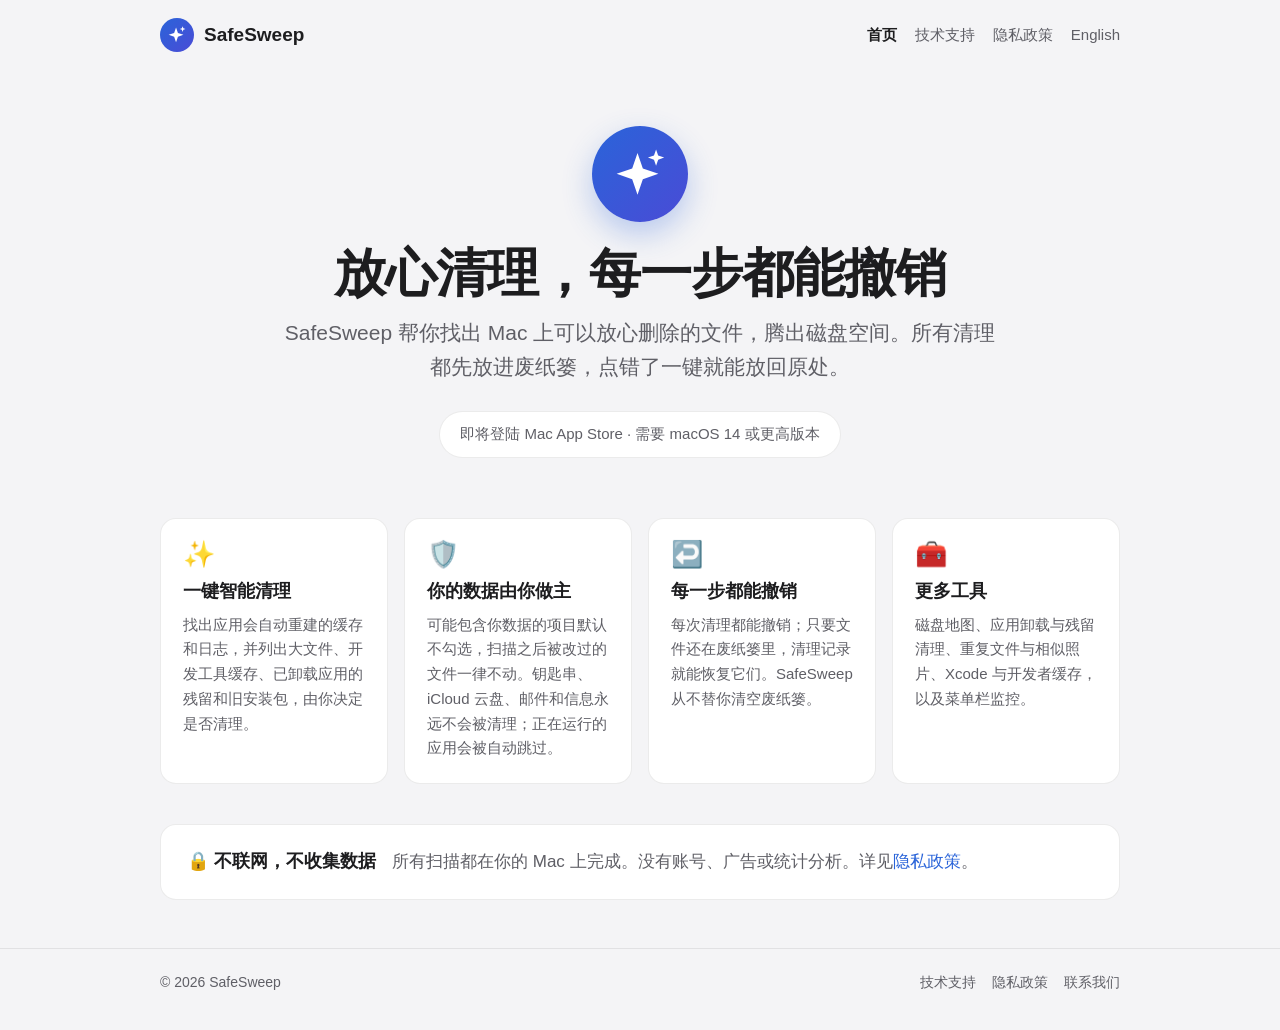
<file: index.html>
<!doctype html>
<html lang="zh-Hans">
<head>
  <meta charset="utf-8">
  <meta name="viewport" content="width=device-width, initial-scale=1">
  <title>SafeSweep — 放心清理，每一步都能撤销</title>
  <meta name="description" content="SafeSweep 是一款 Mac 清理工具：逐项说明为什么可以删除，所有清理都先进废纸篓，每一次都能撤销。不联网，不收集任何数据。">
  <link rel="stylesheet" href="assets/style.css">
  <link rel="alternate" hreflang="en" href="en/">
</head>
<body>
  <header class="site-header">
    <div class="wrap">
      <a class="brand" href="./"><span class="logo"><svg viewBox="0 0 24 24" fill="#fff" aria-hidden="true"><path d="M11 3l2.3 6.7L20 12l-6.7 2.3L11 21l-2.3-6.7L2 12l6.7-2.3z"/><path d="M19 1.5l.9 2.6 2.6.9-2.6.9-.9 2.6-.9-2.6-2.6-.9 2.6-.9z"/></svg></span>SafeSweep</a>
      <nav class="nav">
        <a href="./" aria-current="page">首页</a>
        <a href="support.html">技术支持</a>
        <a href="privacy.html">隐私政策</a>
        <a href="en/" hreflang="en" lang="en">English</a>
      </nav>
    </div>
  </header>

  <main class="wrap">
    <section class="hero">
      <span class="logo"><svg viewBox="0 0 24 24" fill="#fff" aria-hidden="true"><path d="M11 3l2.3 6.7L20 12l-6.7 2.3L11 21l-2.3-6.7L2 12l6.7-2.3z"/><path d="M19 1.5l.9 2.6 2.6.9-2.6.9-.9 2.6-.9-2.6-2.6-.9 2.6-.9z"/></svg></span>
      <h1>放心清理，每一步都能撤销</h1>
      <p>SafeSweep 帮你找出 Mac 上可以放心删除的文件，腾出磁盘空间。所有清理都先放进废纸篓，点错了一键就能放回原处。</p>
      <span class="badge">即将登陆 Mac App Store · 需要 macOS 14 或更高版本</span>
    </section>

    <section class="grid" aria-label="主要功能">
      <div class="card">
        <div class="icon">✨</div>
        <h3>一键智能清理</h3>
        <p>找出应用会自动重建的缓存和日志，并列出大文件、开发工具缓存、已卸载应用的残留和旧安装包，由你决定是否清理。</p>
      </div>
      <div class="card">
        <div class="icon">🛡️</div>
        <h3>你的数据由你做主</h3>
        <p>可能包含你数据的项目默认不勾选，扫描之后被改过的文件一律不动。钥匙串、iCloud 云盘、邮件和信息永远不会被清理；正在运行的应用会被自动跳过。</p>
      </div>
      <div class="card">
        <div class="icon">↩️</div>
        <h3>每一步都能撤销</h3>
        <p>每次清理都能撤销；只要文件还在废纸篓里，清理记录就能恢复它们。SafeSweep 从不替你清空废纸篓。</p>
      </div>
      <div class="card">
        <div class="icon">🧰</div>
        <h3>更多工具</h3>
        <p>磁盘地图、应用卸载与残留清理、重复文件与相似照片、Xcode 与开发者缓存，以及菜单栏监控。</p>
      </div>
    </section>

    <section class="strip" aria-label="隐私">
      <strong>🔒 不联网，不收集数据</strong>
      <span>所有扫描都在你的 Mac 上完成。没有账号、广告或统计分析。详见<a href="privacy.html">隐私政策</a>。</span>
    </section>
  </main>

  <footer class="site-footer">
    <div class="wrap">
      <span>© 2026 SafeSweep</span>
      <nav><a href="support.html">技术支持</a><a href="privacy.html">隐私政策</a><a href="mailto:silvesun7209@gmail.com">联系我们</a></nav>
    </div>
  </footer>
</body>
</html>
</file>
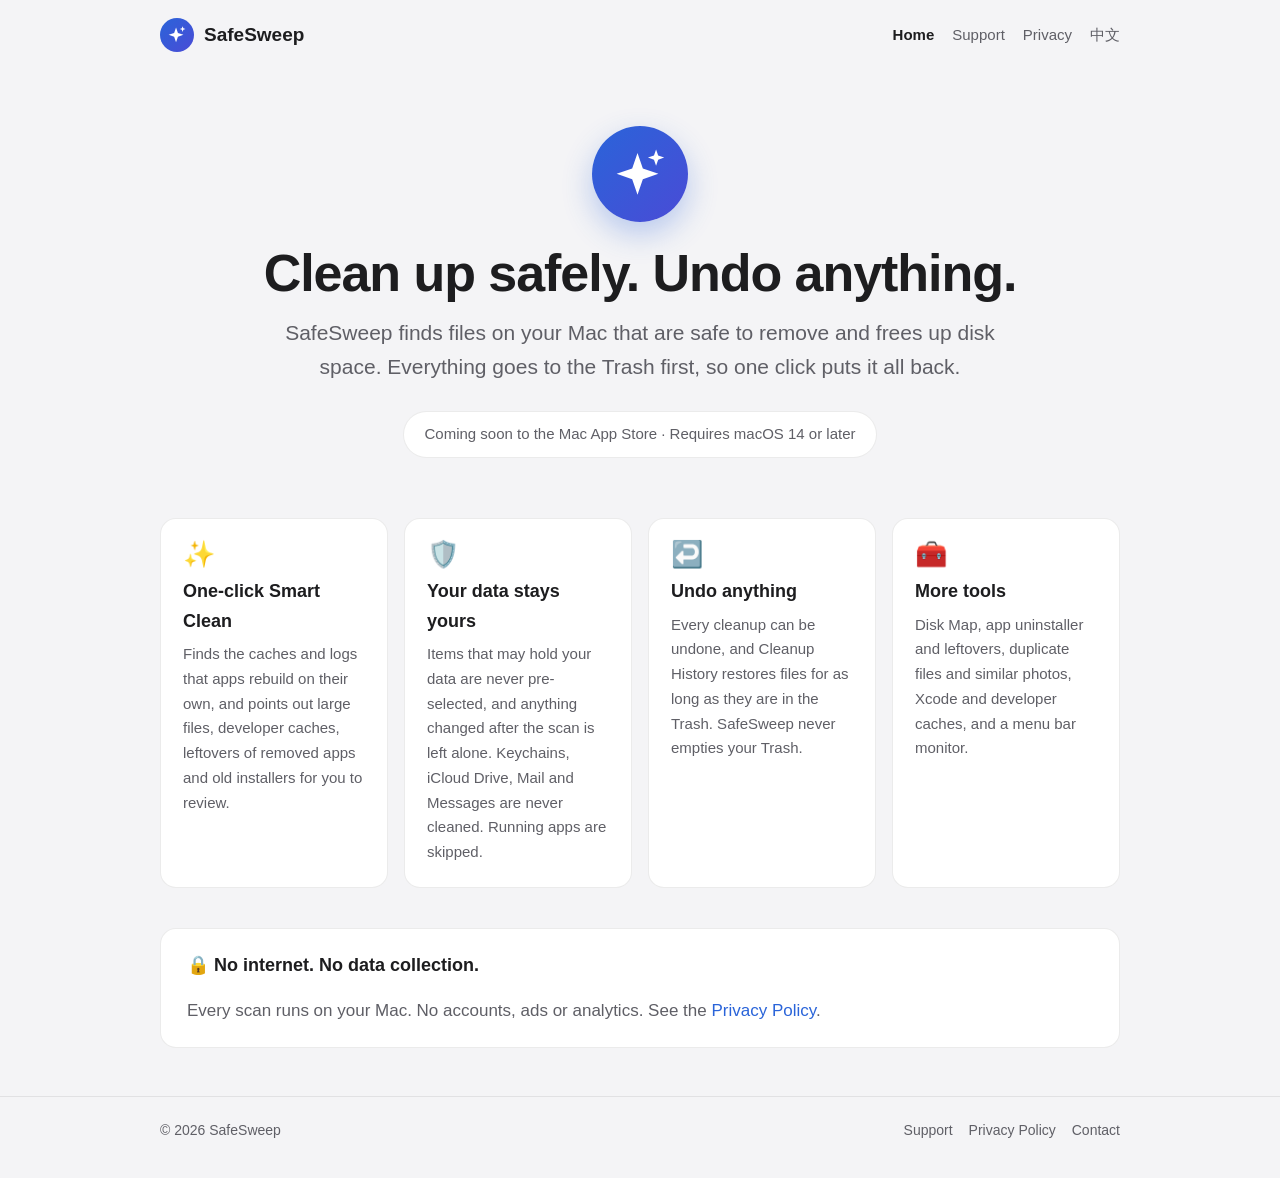
<file: en/index.html>
<!doctype html>
<html lang="en">
<head>
  <meta charset="utf-8">
  <meta name="viewport" content="width=device-width, initial-scale=1">
  <title>SafeSweep — Clean up safely. Undo anything.</title>
  <meta name="description" content="SafeSweep is a Mac cleaner that shows why each item is safe to remove. Everything goes to the Trash first, so every cleanup can be undone. No internet, no data collection.">
  <link rel="stylesheet" href="../assets/style.css">
  <link rel="alternate" hreflang="zh-Hans" href="../">
</head>
<body>
  <header class="site-header">
    <div class="wrap">
      <a class="brand" href="./"><span class="logo"><svg viewBox="0 0 24 24" fill="#fff" aria-hidden="true"><path d="M11 3l2.3 6.7L20 12l-6.7 2.3L11 21l-2.3-6.7L2 12l6.7-2.3z"/><path d="M19 1.5l.9 2.6 2.6.9-2.6.9-.9 2.6-.9-2.6-2.6-.9 2.6-.9z"/></svg></span>SafeSweep</a>
      <nav class="nav">
        <a href="./" aria-current="page">Home</a>
        <a href="support.html">Support</a>
        <a href="privacy.html">Privacy</a>
        <a href="../" hreflang="zh-Hans" lang="zh-Hans">中文</a>
      </nav>
    </div>
  </header>

  <main class="wrap">
    <section class="hero">
      <span class="logo"><svg viewBox="0 0 24 24" fill="#fff" aria-hidden="true"><path d="M11 3l2.3 6.7L20 12l-6.7 2.3L11 21l-2.3-6.7L2 12l6.7-2.3z"/><path d="M19 1.5l.9 2.6 2.6.9-2.6.9-.9 2.6-.9-2.6-2.6-.9 2.6-.9z"/></svg></span>
      <h1>Clean up safely. Undo anything.</h1>
      <p>SafeSweep finds files on your Mac that are safe to remove and frees up disk space. Everything goes to the Trash first, so one click puts it all back.</p>
      <span class="badge">Coming soon to the Mac App Store · Requires macOS 14 or later</span>
    </section>

    <section class="grid" aria-label="Features">
      <div class="card">
        <div class="icon">✨</div>
        <h3>One-click Smart Clean</h3>
        <p>Finds the caches and logs that apps rebuild on their own, and points out large files, developer caches, leftovers of removed apps and old installers for you to review.</p>
      </div>
      <div class="card">
        <div class="icon">🛡️</div>
        <h3>Your data stays yours</h3>
        <p>Items that may hold your data are never pre-selected, and anything changed after the scan is left alone. Keychains, iCloud Drive, Mail and Messages are never cleaned. Running apps are skipped.</p>
      </div>
      <div class="card">
        <div class="icon">↩️</div>
        <h3>Undo anything</h3>
        <p>Every cleanup can be undone, and Cleanup History restores files for as long as they are in the Trash. SafeSweep never empties your Trash.</p>
      </div>
      <div class="card">
        <div class="icon">🧰</div>
        <h3>More tools</h3>
        <p>Disk Map, app uninstaller and leftovers, duplicate files and similar photos, Xcode and developer caches, and a menu bar monitor.</p>
      </div>
    </section>

    <section class="strip" aria-label="Privacy">
      <strong>🔒 No internet. No data collection.</strong>
      <span>Every scan runs on your Mac. No accounts, ads or analytics. See the <a href="privacy.html">Privacy Policy</a>.</span>
    </section>
  </main>

  <footer class="site-footer">
    <div class="wrap">
      <span>© 2026 SafeSweep</span>
      <nav><a href="support.html">Support</a><a href="privacy.html">Privacy Policy</a><a href="mailto:silvesun7209@gmail.com">Contact</a></nav>
    </div>
  </footer>
</body>
</html>
</file>
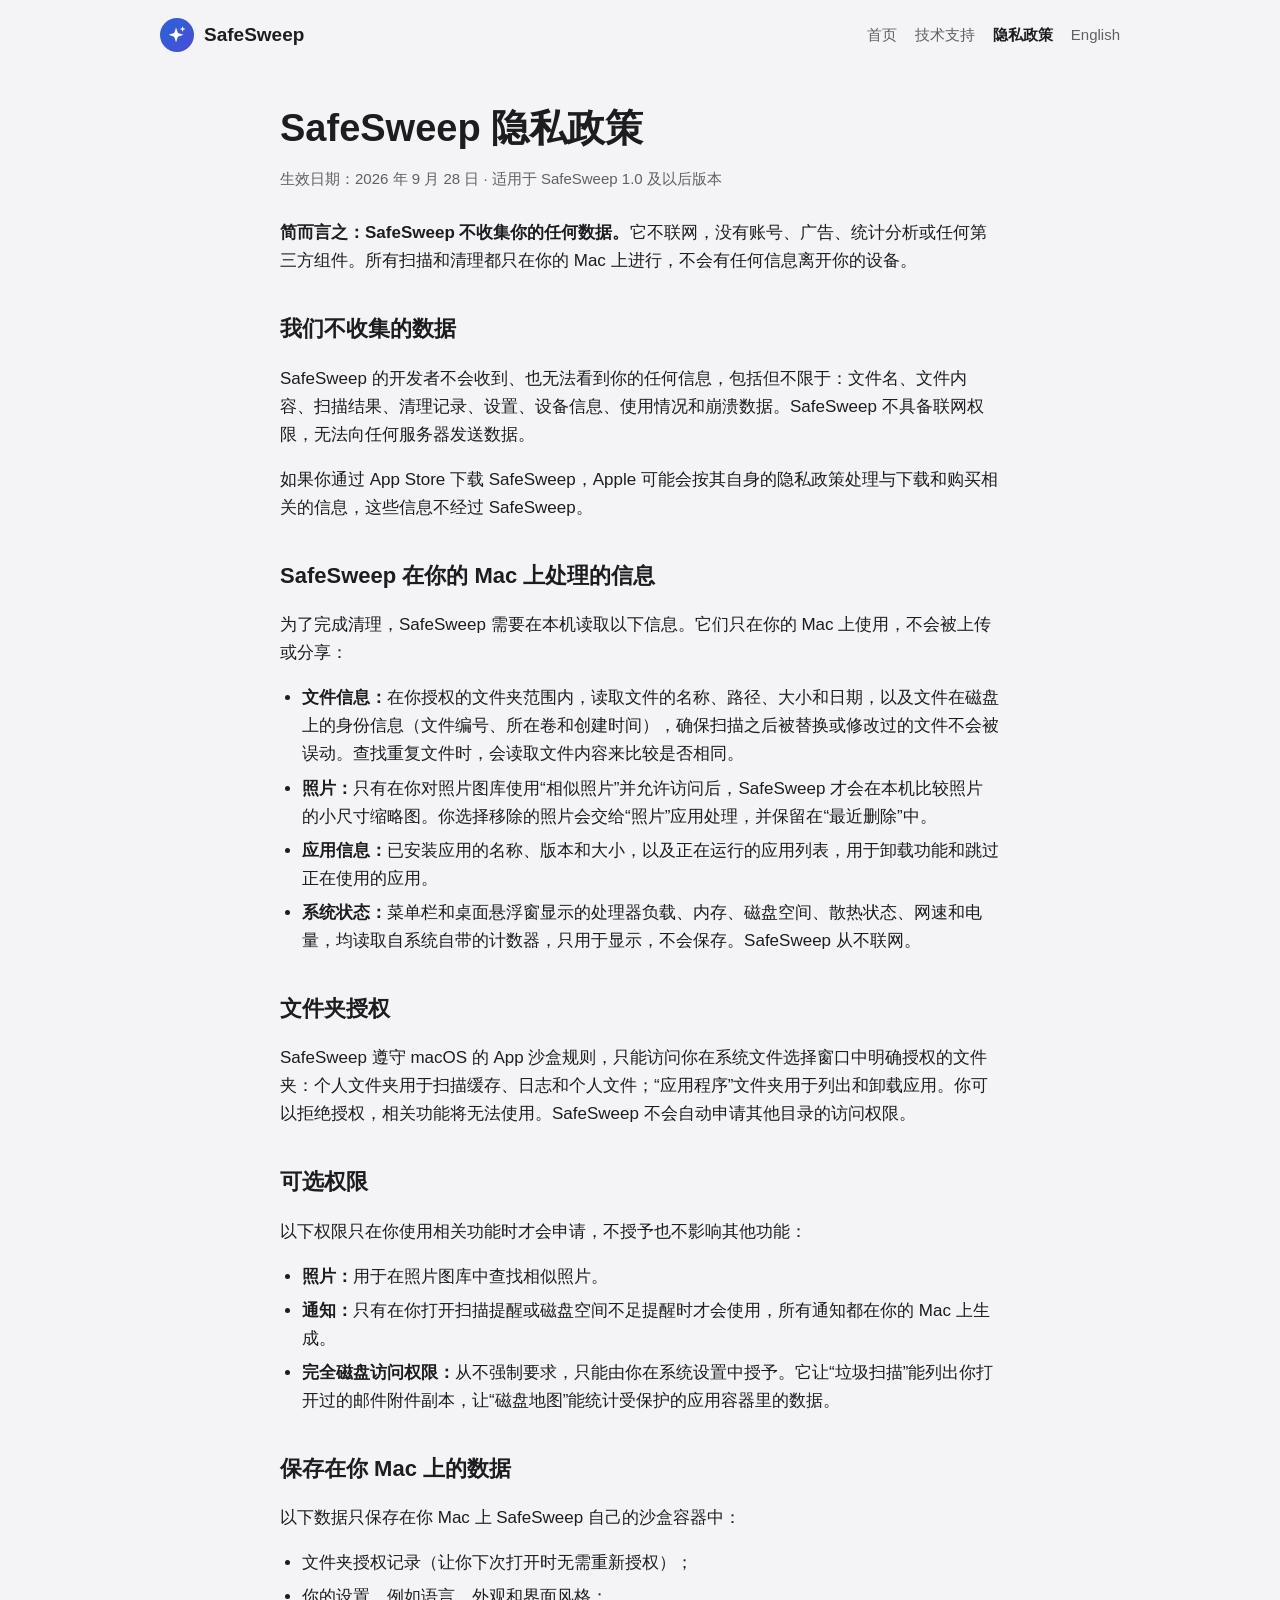
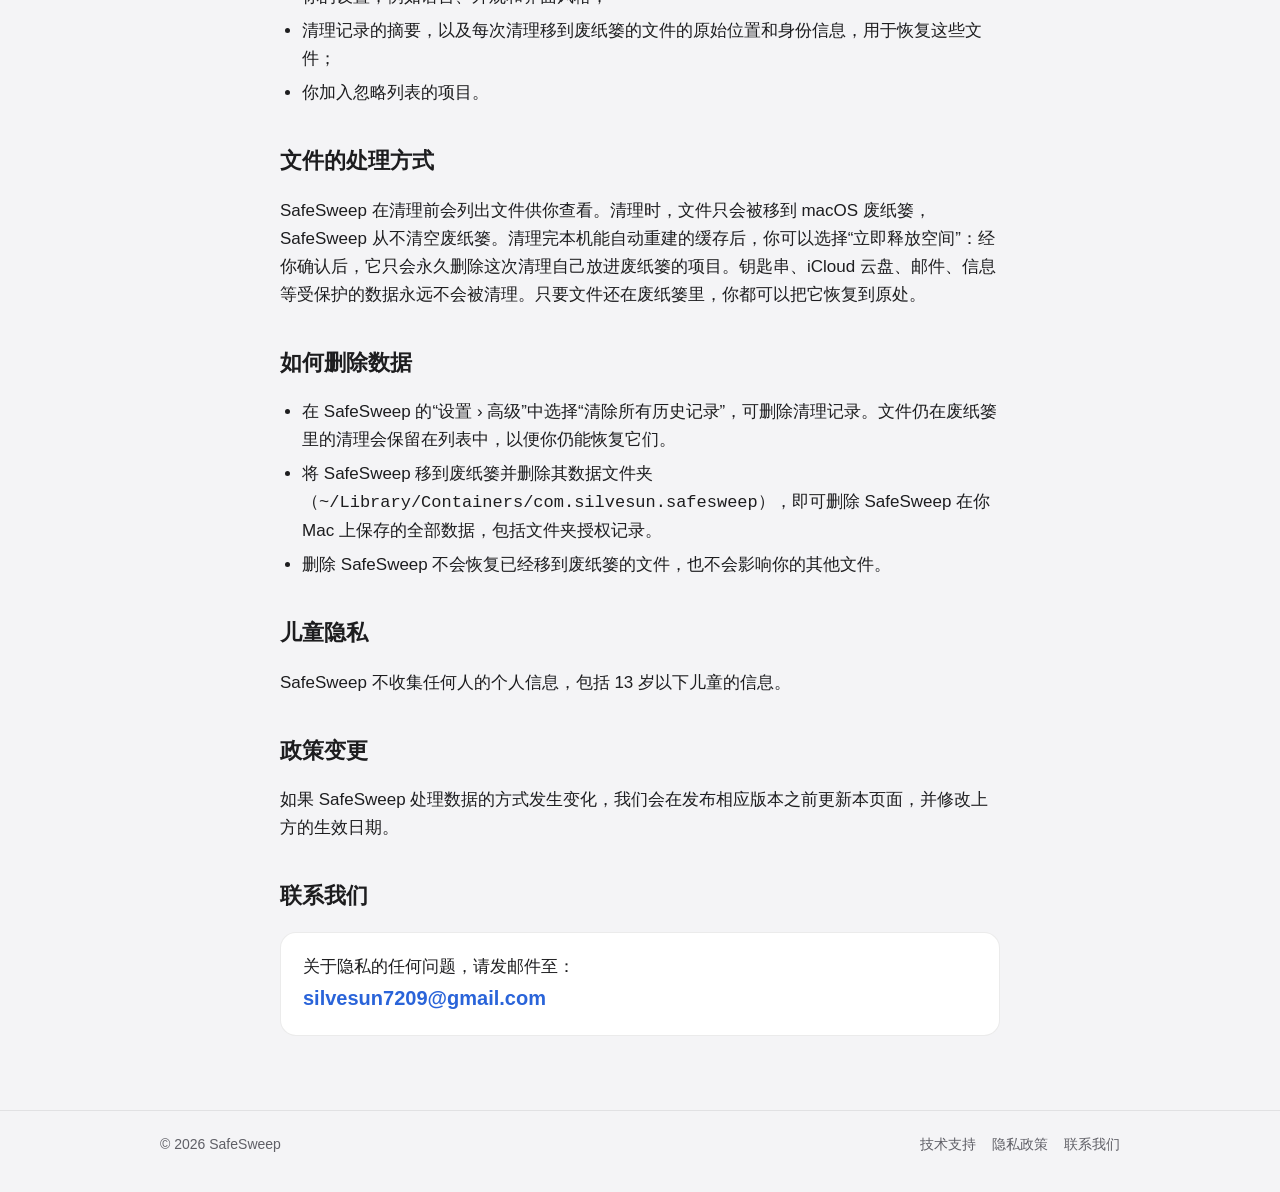
<file: privacy.html>
<!doctype html>
<html lang="zh-Hans">
<head>
  <meta charset="utf-8">
  <meta name="viewport" content="width=device-width, initial-scale=1">
  <title>隐私政策 — SafeSweep</title>
  <meta name="description" content="SafeSweep 隐私政策：不联网，不收集、不上传任何个人数据。">
  <link rel="stylesheet" href="assets/style.css">
  <link rel="alternate" hreflang="en" href="en/privacy.html">
</head>
<body>
  <header class="site-header">
    <div class="wrap">
      <a class="brand" href="./"><span class="logo"><svg viewBox="0 0 24 24" fill="#fff" aria-hidden="true"><path d="M11 3l2.3 6.7L20 12l-6.7 2.3L11 21l-2.3-6.7L2 12l6.7-2.3z"/><path d="M19 1.5l.9 2.6 2.6.9-2.6.9-.9 2.6-.9-2.6-2.6-.9 2.6-.9z"/></svg></span>SafeSweep</a>
      <nav class="nav">
        <a href="./">首页</a>
        <a href="support.html">技术支持</a>
        <a href="privacy.html" aria-current="page">隐私政策</a>
        <a href="en/privacy.html" hreflang="en" lang="en">English</a>
      </nav>
    </div>
  </header>

  <main class="prose doc">
    <h1>SafeSweep 隐私政策</h1>
    <p class="meta">生效日期：2026 年 9 月 28 日 · 适用于 SafeSweep 1.0 及以后版本</p>

    <p><strong>简而言之：SafeSweep 不收集你的任何数据。</strong>它不联网，没有账号、广告、统计分析或任何第三方组件。所有扫描和清理都只在你的 Mac 上进行，不会有任何信息离开你的设备。</p>

    <h2>我们不收集的数据</h2>
    <p>SafeSweep 的开发者不会收到、也无法看到你的任何信息，包括但不限于：文件名、文件内容、扫描结果、清理记录、设置、设备信息、使用情况和崩溃数据。SafeSweep 不具备联网权限，无法向任何服务器发送数据。</p>
    <p>如果你通过 App Store 下载 SafeSweep，Apple 可能会按其自身的隐私政策处理与下载和购买相关的信息，这些信息不经过 SafeSweep。</p>

    <h2>SafeSweep 在你的 Mac 上处理的信息</h2>
    <p>为了完成清理，SafeSweep 需要在本机读取以下信息。它们只在你的 Mac 上使用，不会被上传或分享：</p>
    <ul>
      <li><strong>文件信息：</strong>在你授权的文件夹范围内，读取文件的名称、路径、大小和日期，以及文件在磁盘上的身份信息（文件编号、所在卷和创建时间），确保扫描之后被替换或修改过的文件不会被误动。查找重复文件时，会读取文件内容来比较是否相同。</li>
      <li><strong>照片：</strong>只有在你对照片图库使用“相似照片”并允许访问后，SafeSweep 才会在本机比较照片的小尺寸缩略图。你选择移除的照片会交给“照片”应用处理，并保留在“最近删除”中。</li>
      <li><strong>应用信息：</strong>已安装应用的名称、版本和大小，以及正在运行的应用列表，用于卸载功能和跳过正在使用的应用。</li>
      <li><strong>系统状态：</strong>菜单栏和桌面悬浮窗显示的处理器负载、内存、磁盘空间、散热状态、网速和电量，均读取自系统自带的计数器，只用于显示，不会保存。SafeSweep 从不联网。</li>
    </ul>

    <h2>文件夹授权</h2>
    <p>SafeSweep 遵守 macOS 的 App 沙盒规则，只能访问你在系统文件选择窗口中明确授权的文件夹：个人文件夹用于扫描缓存、日志和个人文件；“应用程序”文件夹用于列出和卸载应用。你可以拒绝授权，相关功能将无法使用。SafeSweep 不会自动申请其他目录的访问权限。</p>

    <h2>可选权限</h2>
    <p>以下权限只在你使用相关功能时才会申请，不授予也不影响其他功能：</p>
    <ul>
      <li><strong>照片：</strong>用于在照片图库中查找相似照片。</li>
      <li><strong>通知：</strong>只有在你打开扫描提醒或磁盘空间不足提醒时才会使用，所有通知都在你的 Mac 上生成。</li>
      <li><strong>完全磁盘访问权限：</strong>从不强制要求，只能由你在系统设置中授予。它让“垃圾扫描”能列出你打开过的邮件附件副本，让“磁盘地图”能统计受保护的应用容器里的数据。</li>
    </ul>

    <h2>保存在你 Mac 上的数据</h2>
    <p>以下数据只保存在你 Mac 上 SafeSweep 自己的沙盒容器中：</p>
    <ul>
      <li>文件夹授权记录（让你下次打开时无需重新授权）；</li>
      <li>你的设置，例如语言、外观和界面风格；</li>
      <li>清理记录的摘要，以及每次清理移到废纸篓的文件的原始位置和身份信息，用于恢复这些文件；</li>
      <li>你加入忽略列表的项目。</li>
    </ul>

    <h2>文件的处理方式</h2>
    <p>SafeSweep 在清理前会列出文件供你查看。清理时，文件只会被移到 macOS 废纸篓，SafeSweep 从不清空废纸篓。清理完本机能自动重建的缓存后，你可以选择“立即释放空间”：经你确认后，它只会永久删除这次清理自己放进废纸篓的项目。钥匙串、iCloud 云盘、邮件、信息等受保护的数据永远不会被清理。只要文件还在废纸篓里，你都可以把它恢复到原处。</p>

    <h2>如何删除数据</h2>
    <ul>
      <li>在 SafeSweep 的“设置 › 高级”中选择“清除所有历史记录”，可删除清理记录。文件仍在废纸篓里的清理会保留在列表中，以便你仍能恢复它们。</li>
      <li>将 SafeSweep 移到废纸篓并删除其数据文件夹（<code>~/Library/Containers/com.silvesun.safesweep</code>），即可删除 SafeSweep 在你 Mac 上保存的全部数据，包括文件夹授权记录。</li>
      <li>删除 SafeSweep 不会恢复已经移到废纸篓的文件，也不会影响你的其他文件。</li>
    </ul>

    <h2>儿童隐私</h2>
    <p>SafeSweep 不收集任何人的个人信息，包括 13 岁以下儿童的信息。</p>

    <h2>政策变更</h2>
    <p>如果 SafeSweep 处理数据的方式发生变化，我们会在发布相应版本之前更新本页面，并修改上方的生效日期。</p>

    <h2>联系我们</h2>
    <div class="contact">
      <div>关于隐私的任何问题，请发邮件至：</div>
      <div class="email"><a href="mailto:silvesun7209@gmail.com">silvesun7209@gmail.com</a></div>
    </div>
  </main>

  <footer class="site-footer">
    <div class="wrap">
      <span>© 2026 SafeSweep</span>
      <nav><a href="support.html">技术支持</a><a href="privacy.html">隐私政策</a><a href="mailto:silvesun7209@gmail.com">联系我们</a></nav>
    </div>
  </footer>
</body>
</html>
</file>
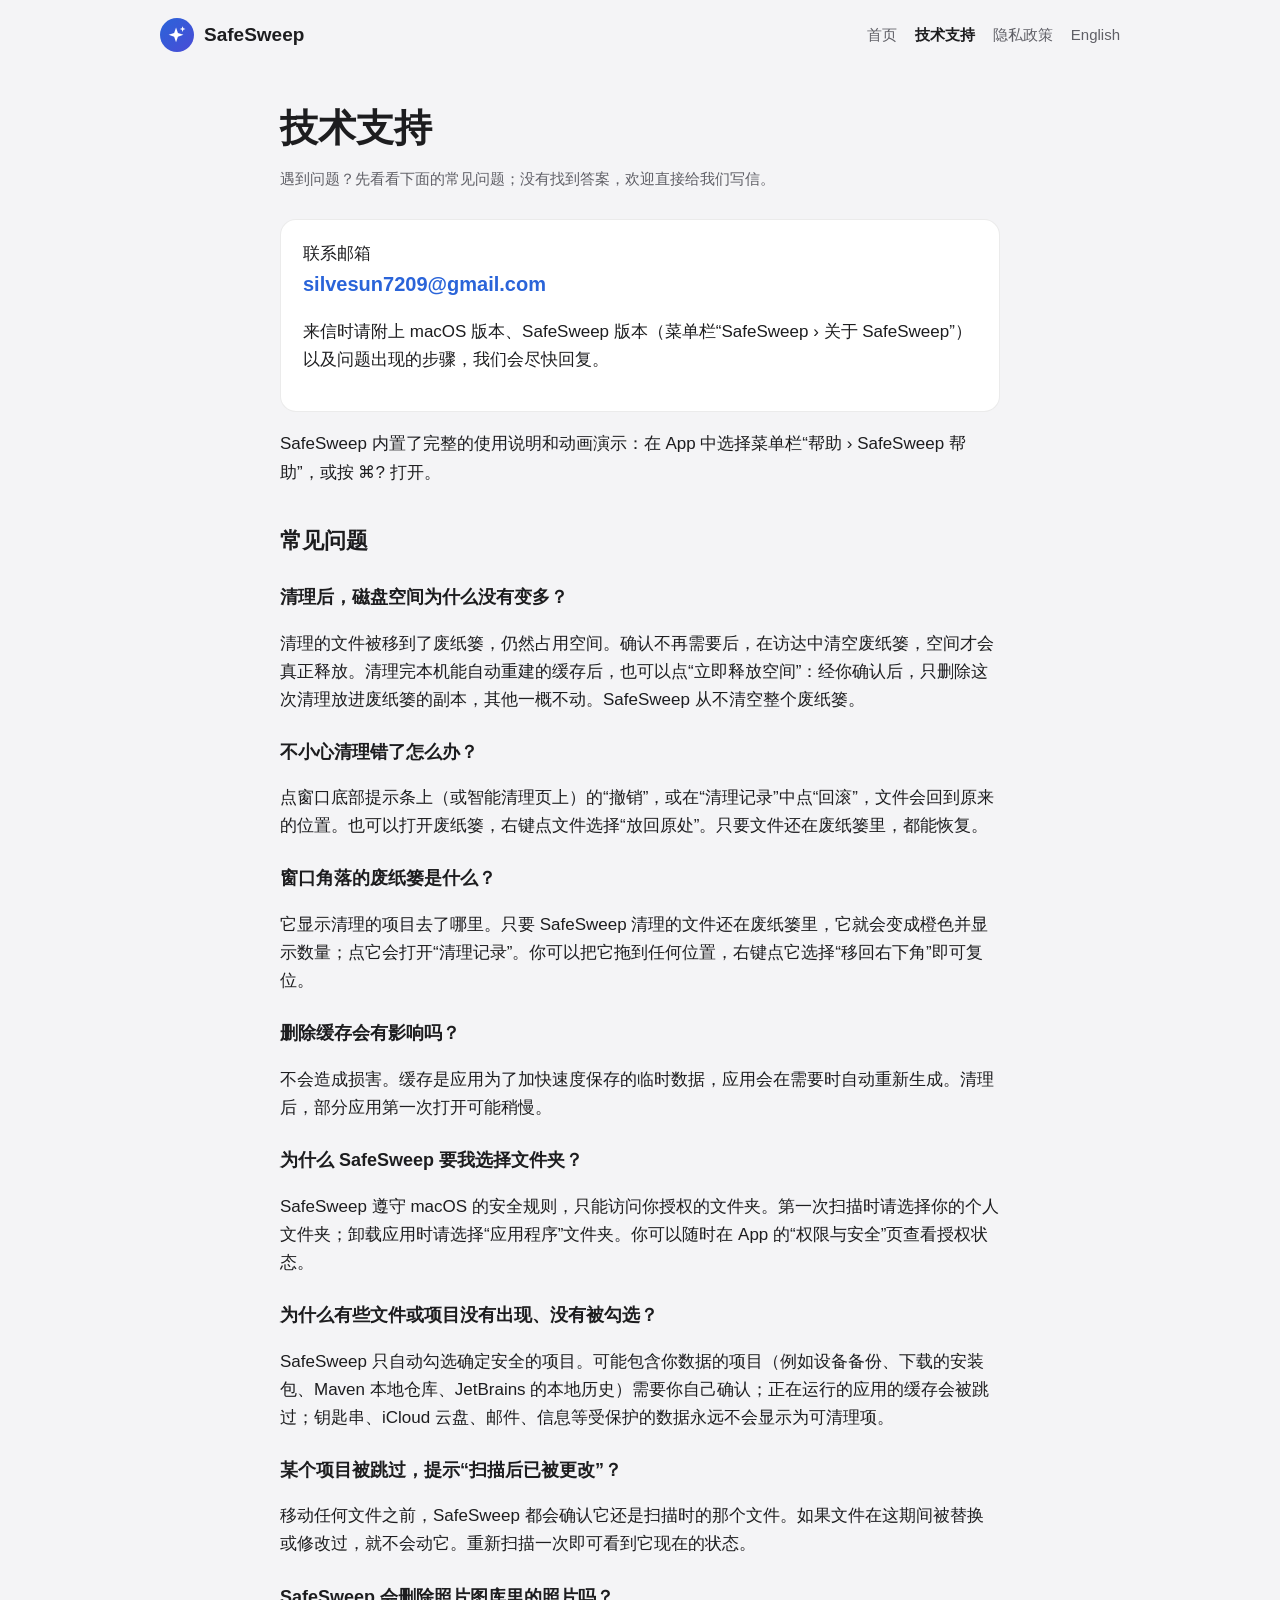
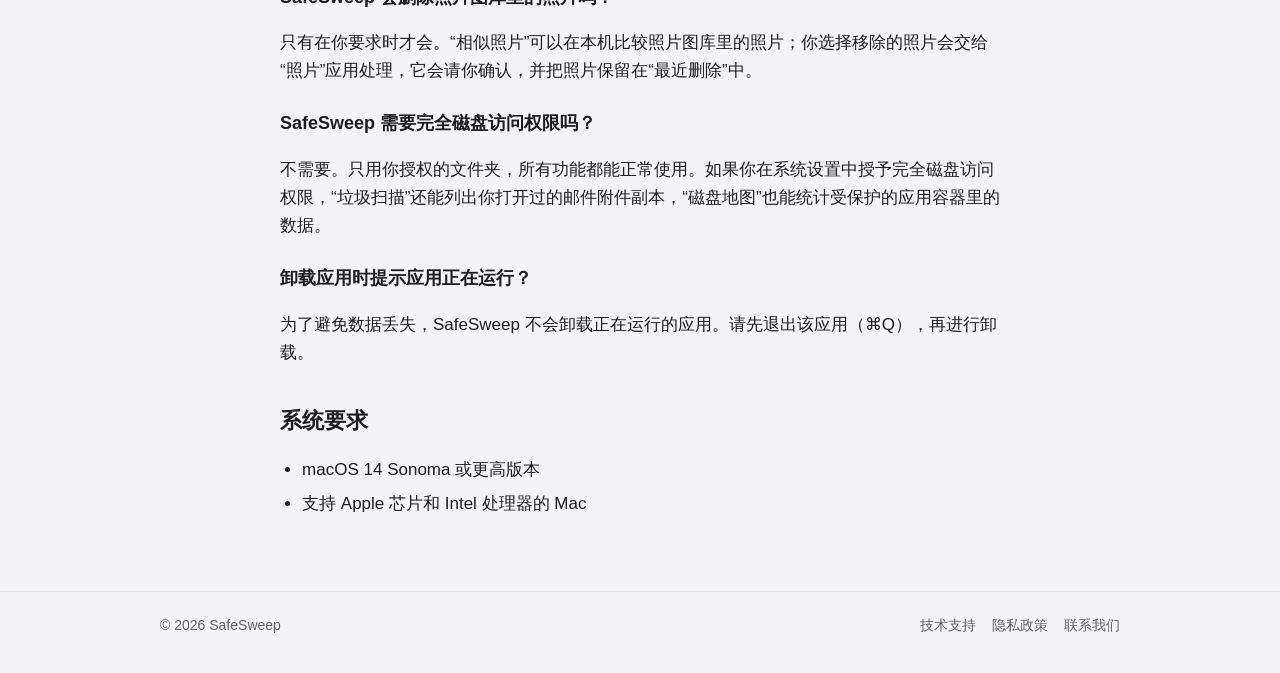
<file: support.html>
<!doctype html>
<html lang="zh-Hans">
<head>
  <meta charset="utf-8">
  <meta name="viewport" content="width=device-width, initial-scale=1">
  <title>技术支持 — SafeSweep</title>
  <meta name="description" content="SafeSweep 技术支持：常见问题解答与联系方式。">
  <link rel="stylesheet" href="assets/style.css">
  <link rel="alternate" hreflang="en" href="en/support.html">
</head>
<body>
  <header class="site-header">
    <div class="wrap">
      <a class="brand" href="./"><span class="logo"><svg viewBox="0 0 24 24" fill="#fff" aria-hidden="true"><path d="M11 3l2.3 6.7L20 12l-6.7 2.3L11 21l-2.3-6.7L2 12l6.7-2.3z"/><path d="M19 1.5l.9 2.6 2.6.9-2.6.9-.9 2.6-.9-2.6-2.6-.9 2.6-.9z"/></svg></span>SafeSweep</a>
      <nav class="nav">
        <a href="./">首页</a>
        <a href="support.html" aria-current="page">技术支持</a>
        <a href="privacy.html">隐私政策</a>
        <a href="en/support.html" hreflang="en" lang="en">English</a>
      </nav>
    </div>
  </header>

  <main class="prose doc">
    <h1>技术支持</h1>
    <p class="meta">遇到问题？先看看下面的常见问题；没有找到答案，欢迎直接给我们写信。</p>

    <div class="contact">
      <div>联系邮箱</div>
      <div class="email"><a href="mailto:silvesun7209@gmail.com?subject=SafeSweep%20%E6%8A%80%E6%9C%AF%E6%94%AF%E6%8C%81">silvesun7209@gmail.com</a></div>
      <p>来信时请附上 macOS 版本、SafeSweep 版本（菜单栏“SafeSweep › 关于 SafeSweep”）以及问题出现的步骤，我们会尽快回复。</p>
    </div>

    <p>SafeSweep 内置了完整的使用说明和动画演示：在 App 中选择菜单栏“帮助 › SafeSweep 帮助”，或按 ⌘? 打开。</p>

    <h2>常见问题</h2>

    <h3>清理后，磁盘空间为什么没有变多？</h3>
    <p>清理的文件被移到了废纸篓，仍然占用空间。确认不再需要后，在访达中清空废纸篓，空间才会真正释放。清理完本机能自动重建的缓存后，也可以点“立即释放空间”：经你确认后，只删除这次清理放进废纸篓的副本，其他一概不动。SafeSweep 从不清空整个废纸篓。</p>

    <h3>不小心清理错了怎么办？</h3>
    <p>点窗口底部提示条上（或智能清理页上）的“撤销”，或在“清理记录”中点“回滚”，文件会回到原来的位置。也可以打开废纸篓，右键点文件选择“放回原处”。只要文件还在废纸篓里，都能恢复。</p>

    <h3>窗口角落的废纸篓是什么？</h3>
    <p>它显示清理的项目去了哪里。只要 SafeSweep 清理的文件还在废纸篓里，它就会变成橙色并显示数量；点它会打开“清理记录”。你可以把它拖到任何位置，右键点它选择“移回右下角”即可复位。</p>

    <h3>删除缓存会有影响吗？</h3>
    <p>不会造成损害。缓存是应用为了加快速度保存的临时数据，应用会在需要时自动重新生成。清理后，部分应用第一次打开可能稍慢。</p>

    <h3>为什么 SafeSweep 要我选择文件夹？</h3>
    <p>SafeSweep 遵守 macOS 的安全规则，只能访问你授权的文件夹。第一次扫描时请选择你的个人文件夹；卸载应用时请选择“应用程序”文件夹。你可以随时在 App 的“权限与安全”页查看授权状态。</p>

    <h3>为什么有些文件或项目没有出现、没有被勾选？</h3>
    <p>SafeSweep 只自动勾选确定安全的项目。可能包含你数据的项目（例如设备备份、下载的安装包、Maven 本地仓库、JetBrains 的本地历史）需要你自己确认；正在运行的应用的缓存会被跳过；钥匙串、iCloud 云盘、邮件、信息等受保护的数据永远不会显示为可清理项。</p>

    <h3>某个项目被跳过，提示“扫描后已被更改”？</h3>
    <p>移动任何文件之前，SafeSweep 都会确认它还是扫描时的那个文件。如果文件在这期间被替换或修改过，就不会动它。重新扫描一次即可看到它现在的状态。</p>

    <h3>SafeSweep 会删除照片图库里的照片吗？</h3>
    <p>只有在你要求时才会。“相似照片”可以在本机比较照片图库里的照片；你选择移除的照片会交给“照片”应用处理，它会请你确认，并把照片保留在“最近删除”中。</p>

    <h3>SafeSweep 需要完全磁盘访问权限吗？</h3>
    <p>不需要。只用你授权的文件夹，所有功能都能正常使用。如果你在系统设置中授予完全磁盘访问权限，“垃圾扫描”还能列出你打开过的邮件附件副本，“磁盘地图”也能统计受保护的应用容器里的数据。</p>

    <h3>卸载应用时提示应用正在运行？</h3>
    <p>为了避免数据丢失，SafeSweep 不会卸载正在运行的应用。请先退出该应用（⌘Q），再进行卸载。</p>

    <h2>系统要求</h2>
    <ul>
      <li>macOS 14 Sonoma 或更高版本</li>
      <li>支持 Apple 芯片和 Intel 处理器的 Mac</li>
    </ul>
  </main>

  <footer class="site-footer">
    <div class="wrap">
      <span>© 2026 SafeSweep</span>
      <nav><a href="support.html">技术支持</a><a href="privacy.html">隐私政策</a><a href="mailto:silvesun7209@gmail.com">联系我们</a></nav>
    </div>
  </footer>
</body>
</html>
</file>
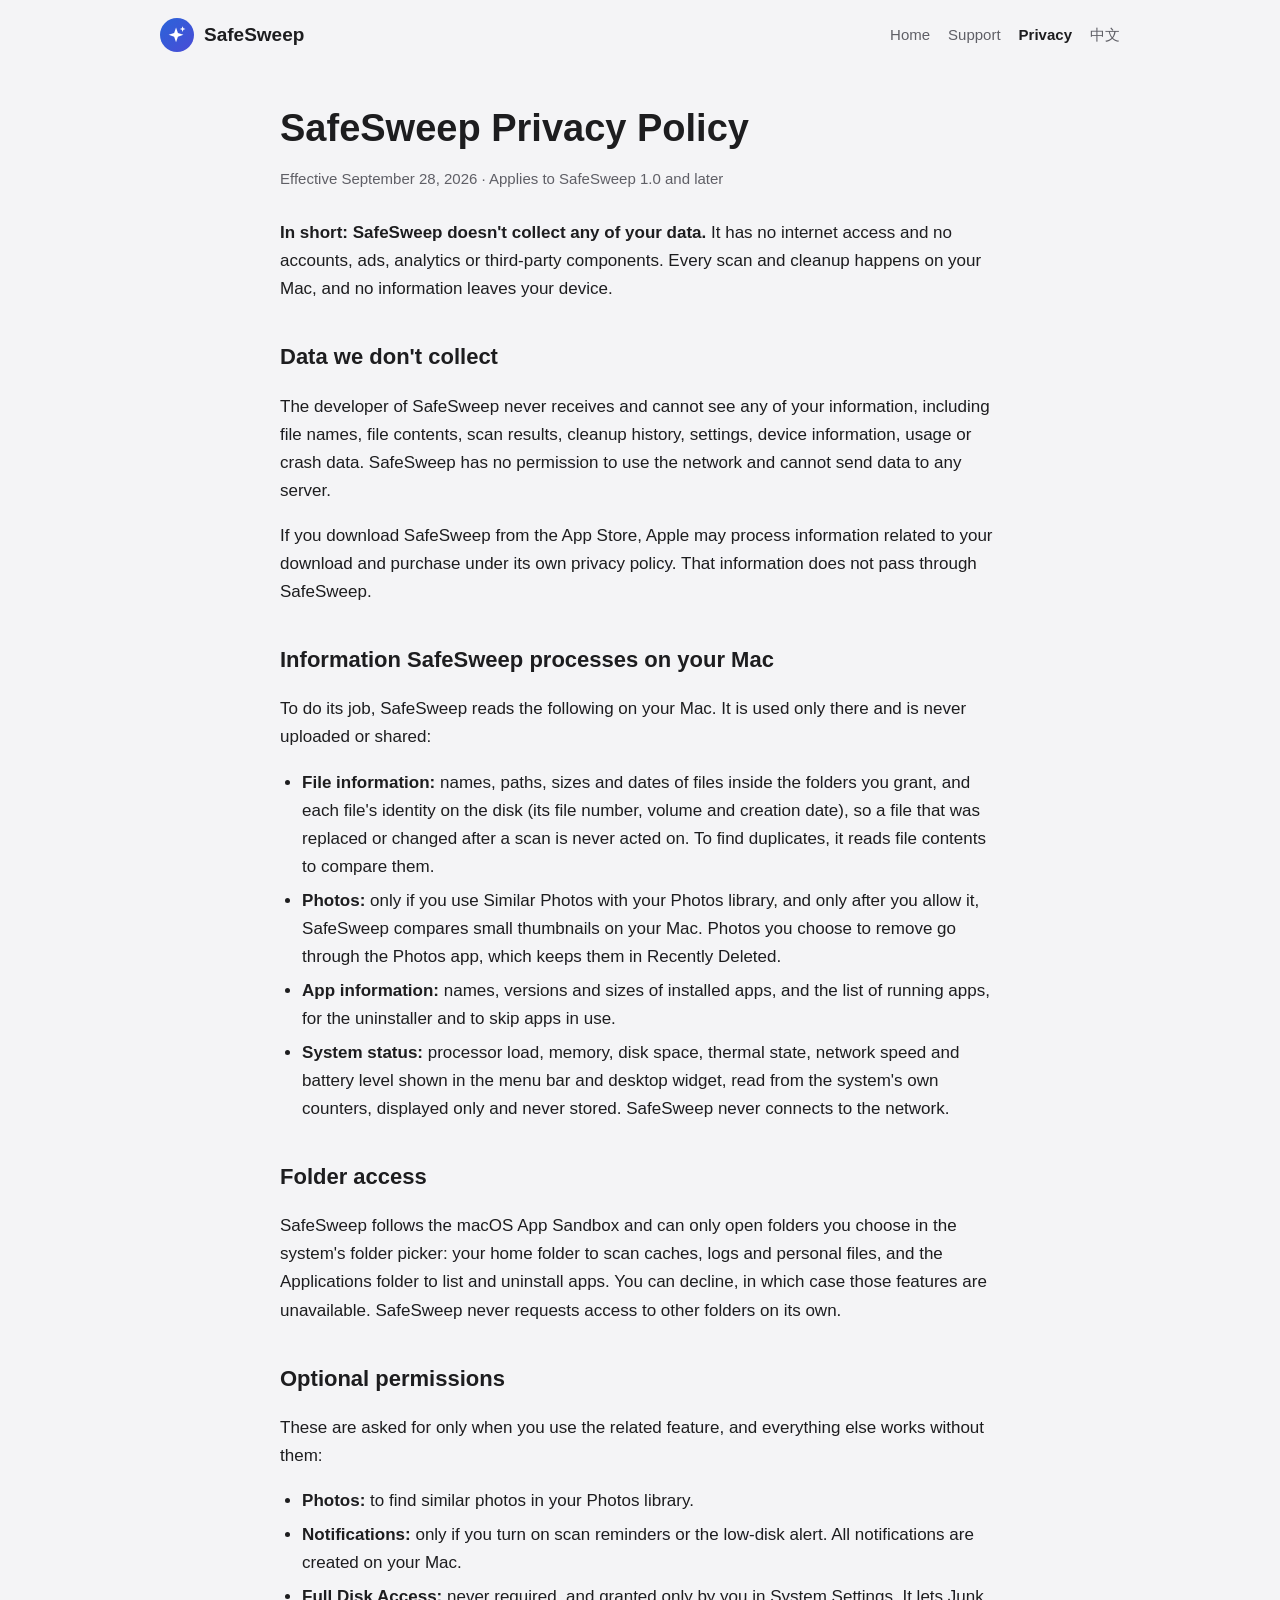
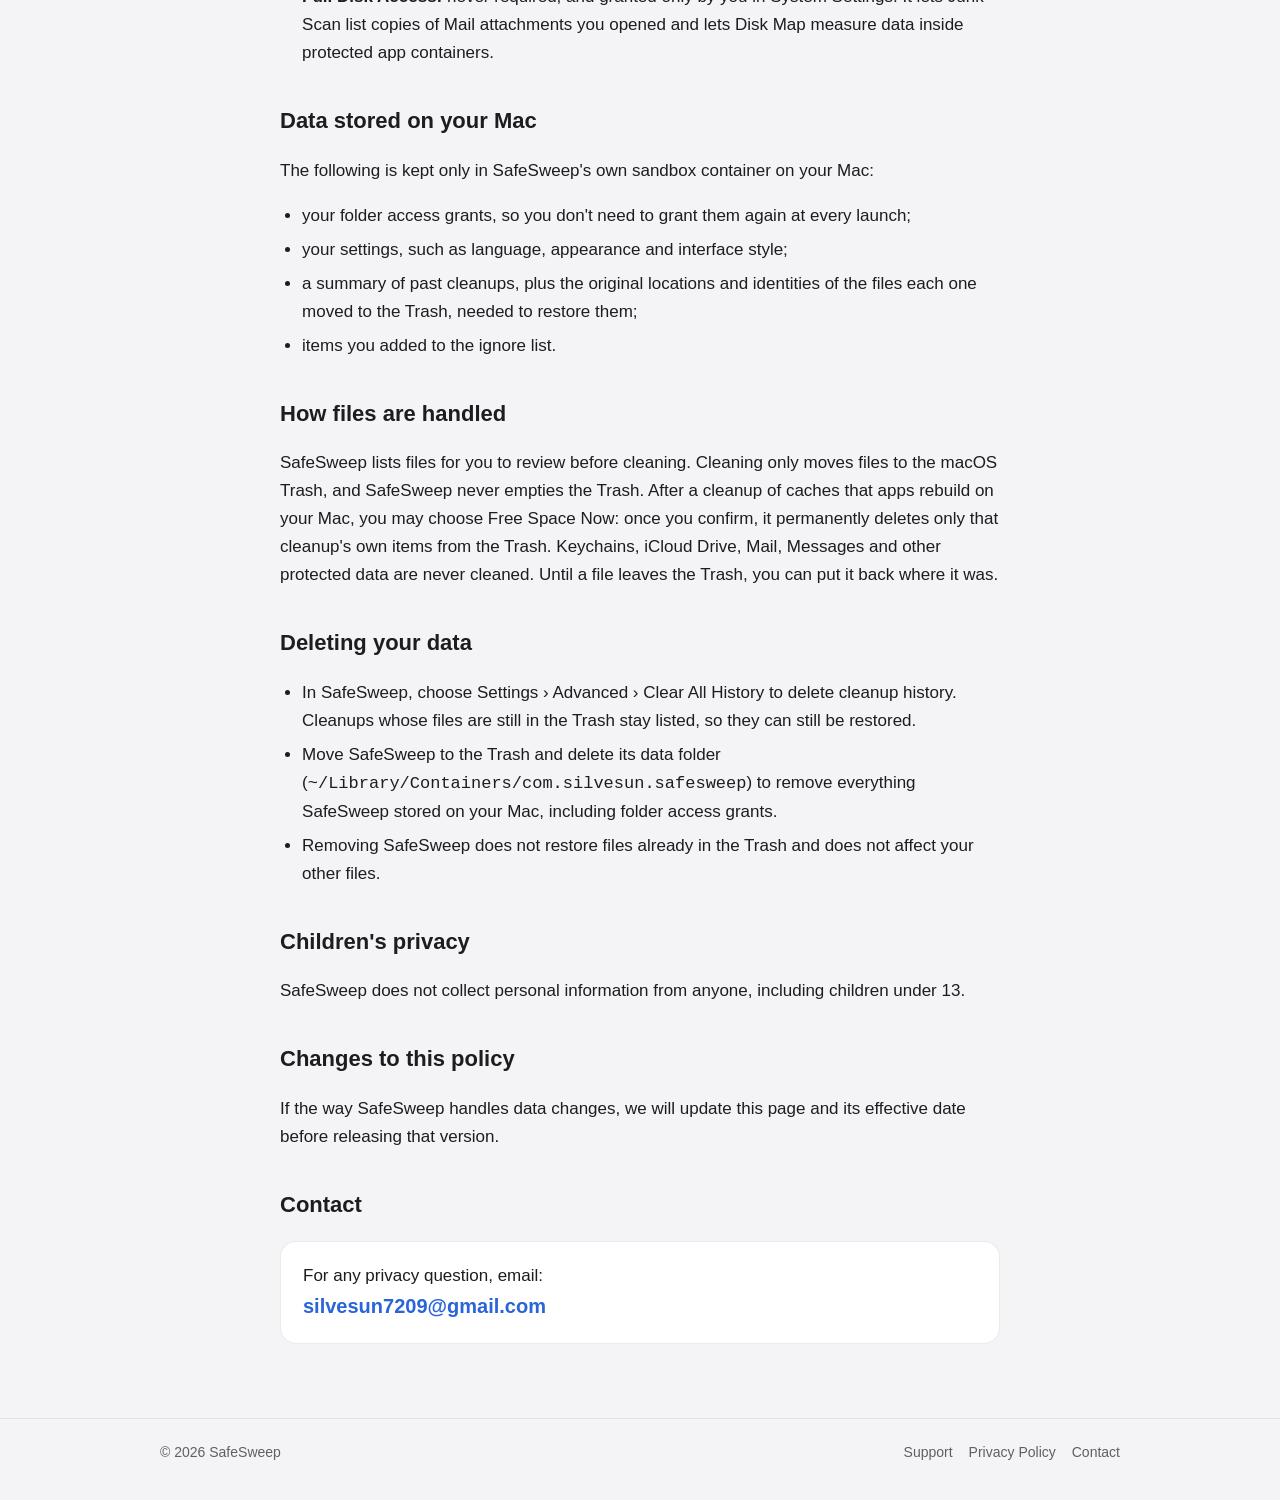
<file: en/privacy.html>
<!doctype html>
<html lang="en">
<head>
  <meta charset="utf-8">
  <meta name="viewport" content="width=device-width, initial-scale=1">
  <title>Privacy Policy — SafeSweep</title>
  <meta name="description" content="SafeSweep Privacy Policy: no internet access, no personal data collected or uploaded.">
  <link rel="stylesheet" href="../assets/style.css">
  <link rel="alternate" hreflang="zh-Hans" href="../privacy.html">
</head>
<body>
  <header class="site-header">
    <div class="wrap">
      <a class="brand" href="./"><span class="logo"><svg viewBox="0 0 24 24" fill="#fff" aria-hidden="true"><path d="M11 3l2.3 6.7L20 12l-6.7 2.3L11 21l-2.3-6.7L2 12l6.7-2.3z"/><path d="M19 1.5l.9 2.6 2.6.9-2.6.9-.9 2.6-.9-2.6-2.6-.9 2.6-.9z"/></svg></span>SafeSweep</a>
      <nav class="nav">
        <a href="./">Home</a>
        <a href="support.html">Support</a>
        <a href="privacy.html" aria-current="page">Privacy</a>
        <a href="../privacy.html" hreflang="zh-Hans" lang="zh-Hans">中文</a>
      </nav>
    </div>
  </header>

  <main class="prose doc">
    <h1>SafeSweep Privacy Policy</h1>
    <p class="meta">Effective September 28, 2026 · Applies to SafeSweep 1.0 and later</p>

    <p><strong>In short: SafeSweep doesn't collect any of your data.</strong> It has no internet access and no accounts, ads, analytics or third-party components. Every scan and cleanup happens on your Mac, and no information leaves your device.</p>

    <h2>Data we don't collect</h2>
    <p>The developer of SafeSweep never receives and cannot see any of your information, including file names, file contents, scan results, cleanup history, settings, device information, usage or crash data. SafeSweep has no permission to use the network and cannot send data to any server.</p>
    <p>If you download SafeSweep from the App Store, Apple may process information related to your download and purchase under its own privacy policy. That information does not pass through SafeSweep.</p>

    <h2>Information SafeSweep processes on your Mac</h2>
    <p>To do its job, SafeSweep reads the following on your Mac. It is used only there and is never uploaded or shared:</p>
    <ul>
      <li><strong>File information:</strong> names, paths, sizes and dates of files inside the folders you grant, and each file's identity on the disk (its file number, volume and creation date), so a file that was replaced or changed after a scan is never acted on. To find duplicates, it reads file contents to compare them.</li>
      <li><strong>Photos:</strong> only if you use Similar Photos with your Photos library, and only after you allow it, SafeSweep compares small thumbnails on your Mac. Photos you choose to remove go through the Photos app, which keeps them in Recently Deleted.</li>
      <li><strong>App information:</strong> names, versions and sizes of installed apps, and the list of running apps, for the uninstaller and to skip apps in use.</li>
      <li><strong>System status:</strong> processor load, memory, disk space, thermal state, network speed and battery level shown in the menu bar and desktop widget, read from the system's own counters, displayed only and never stored. SafeSweep never connects to the network.</li>
    </ul>

    <h2>Folder access</h2>
    <p>SafeSweep follows the macOS App Sandbox and can only open folders you choose in the system's folder picker: your home folder to scan caches, logs and personal files, and the Applications folder to list and uninstall apps. You can decline, in which case those features are unavailable. SafeSweep never requests access to other folders on its own.</p>

    <h2>Optional permissions</h2>
    <p>These are asked for only when you use the related feature, and everything else works without them:</p>
    <ul>
      <li><strong>Photos:</strong> to find similar photos in your Photos library.</li>
      <li><strong>Notifications:</strong> only if you turn on scan reminders or the low-disk alert. All notifications are created on your Mac.</li>
      <li><strong>Full Disk Access:</strong> never required, and granted only by you in System Settings. It lets Junk Scan list copies of Mail attachments you opened and lets Disk Map measure data inside protected app containers.</li>
    </ul>

    <h2>Data stored on your Mac</h2>
    <p>The following is kept only in SafeSweep's own sandbox container on your Mac:</p>
    <ul>
      <li>your folder access grants, so you don't need to grant them again at every launch;</li>
      <li>your settings, such as language, appearance and interface style;</li>
      <li>a summary of past cleanups, plus the original locations and identities of the files each one moved to the Trash, needed to restore them;</li>
      <li>items you added to the ignore list.</li>
    </ul>

    <h2>How files are handled</h2>
    <p>SafeSweep lists files for you to review before cleaning. Cleaning only moves files to the macOS Trash, and SafeSweep never empties the Trash. After a cleanup of caches that apps rebuild on your Mac, you may choose Free Space Now: once you confirm, it permanently deletes only that cleanup's own items from the Trash. Keychains, iCloud Drive, Mail, Messages and other protected data are never cleaned. Until a file leaves the Trash, you can put it back where it was.</p>

    <h2>Deleting your data</h2>
    <ul>
      <li>In SafeSweep, choose Settings › Advanced › Clear All History to delete cleanup history. Cleanups whose files are still in the Trash stay listed, so they can still be restored.</li>
      <li>Move SafeSweep to the Trash and delete its data folder (<code>~/Library/Containers/com.silvesun.safesweep</code>) to remove everything SafeSweep stored on your Mac, including folder access grants.</li>
      <li>Removing SafeSweep does not restore files already in the Trash and does not affect your other files.</li>
    </ul>

    <h2>Children's privacy</h2>
    <p>SafeSweep does not collect personal information from anyone, including children under 13.</p>

    <h2>Changes to this policy</h2>
    <p>If the way SafeSweep handles data changes, we will update this page and its effective date before releasing that version.</p>

    <h2>Contact</h2>
    <div class="contact">
      <div>For any privacy question, email:</div>
      <div class="email"><a href="mailto:silvesun7209@gmail.com">silvesun7209@gmail.com</a></div>
    </div>
  </main>

  <footer class="site-footer">
    <div class="wrap">
      <span>© 2026 SafeSweep</span>
      <nav><a href="support.html">Support</a><a href="privacy.html">Privacy Policy</a><a href="mailto:silvesun7209@gmail.com">Contact</a></nav>
    </div>
  </footer>
</body>
</html>
</file>
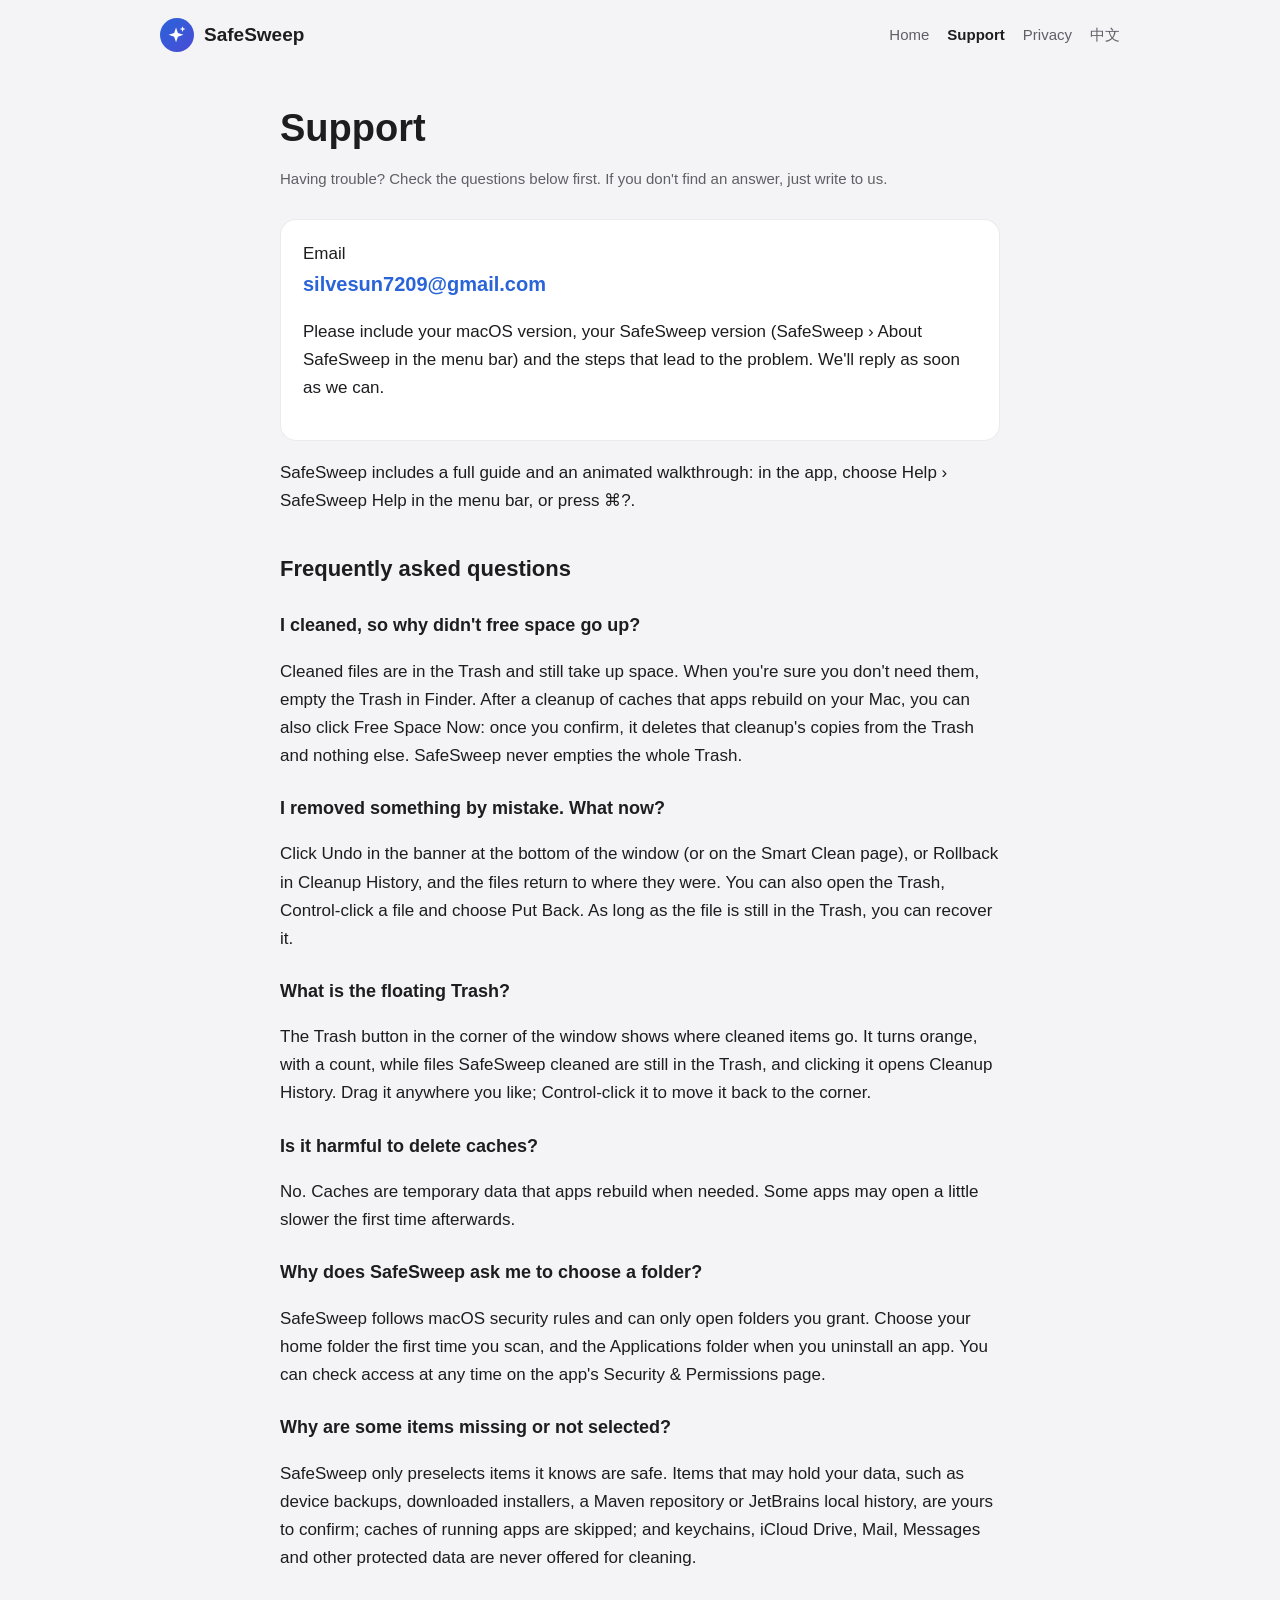
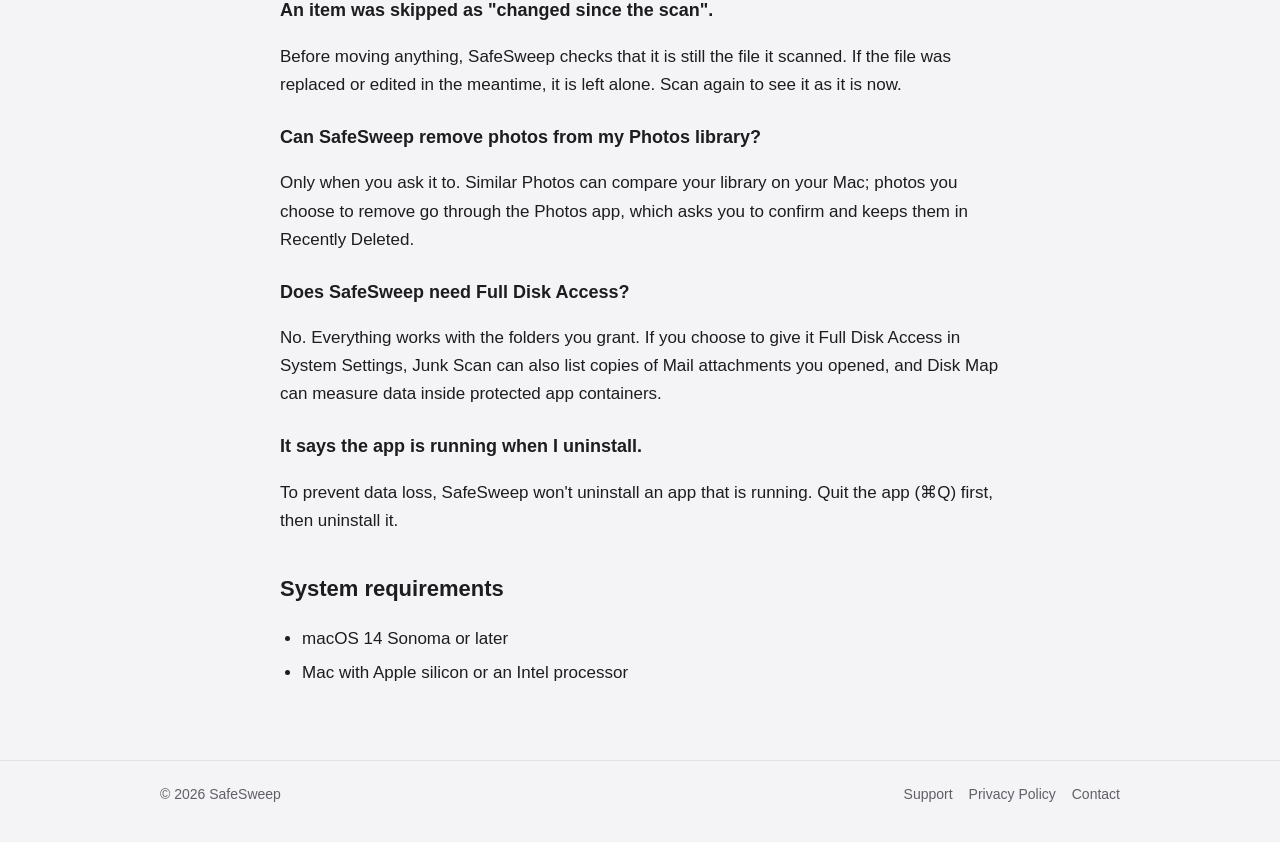
<file: en/support.html>
<!doctype html>
<html lang="en">
<head>
  <meta charset="utf-8">
  <meta name="viewport" content="width=device-width, initial-scale=1">
  <title>Support — SafeSweep</title>
  <meta name="description" content="SafeSweep support: frequently asked questions and how to contact us.">
  <link rel="stylesheet" href="../assets/style.css">
  <link rel="alternate" hreflang="zh-Hans" href="../support.html">
</head>
<body>
  <header class="site-header">
    <div class="wrap">
      <a class="brand" href="./"><span class="logo"><svg viewBox="0 0 24 24" fill="#fff" aria-hidden="true"><path d="M11 3l2.3 6.7L20 12l-6.7 2.3L11 21l-2.3-6.7L2 12l6.7-2.3z"/><path d="M19 1.5l.9 2.6 2.6.9-2.6.9-.9 2.6-.9-2.6-2.6-.9 2.6-.9z"/></svg></span>SafeSweep</a>
      <nav class="nav">
        <a href="./">Home</a>
        <a href="support.html" aria-current="page">Support</a>
        <a href="privacy.html">Privacy</a>
        <a href="../support.html" hreflang="zh-Hans" lang="zh-Hans">中文</a>
      </nav>
    </div>
  </header>

  <main class="prose doc">
    <h1>Support</h1>
    <p class="meta">Having trouble? Check the questions below first. If you don't find an answer, just write to us.</p>

    <div class="contact">
      <div>Email</div>
      <div class="email"><a href="mailto:silvesun7209@gmail.com?subject=SafeSweep%20Support">silvesun7209@gmail.com</a></div>
      <p>Please include your macOS version, your SafeSweep version (SafeSweep › About SafeSweep in the menu bar) and the steps that lead to the problem. We'll reply as soon as we can.</p>
    </div>

    <p>SafeSweep includes a full guide and an animated walkthrough: in the app, choose Help › SafeSweep Help in the menu bar, or press ⌘?.</p>

    <h2>Frequently asked questions</h2>

    <h3>I cleaned, so why didn't free space go up?</h3>
    <p>Cleaned files are in the Trash and still take up space. When you're sure you don't need them, empty the Trash in Finder. After a cleanup of caches that apps rebuild on your Mac, you can also click Free Space Now: once you confirm, it deletes that cleanup's copies from the Trash and nothing else. SafeSweep never empties the whole Trash.</p>

    <h3>I removed something by mistake. What now?</h3>
    <p>Click Undo in the banner at the bottom of the window (or on the Smart Clean page), or Rollback in Cleanup History, and the files return to where they were. You can also open the Trash, Control-click a file and choose Put Back. As long as the file is still in the Trash, you can recover it.</p>

    <h3>What is the floating Trash?</h3>
    <p>The Trash button in the corner of the window shows where cleaned items go. It turns orange, with a count, while files SafeSweep cleaned are still in the Trash, and clicking it opens Cleanup History. Drag it anywhere you like; Control-click it to move it back to the corner.</p>

    <h3>Is it harmful to delete caches?</h3>
    <p>No. Caches are temporary data that apps rebuild when needed. Some apps may open a little slower the first time afterwards.</p>

    <h3>Why does SafeSweep ask me to choose a folder?</h3>
    <p>SafeSweep follows macOS security rules and can only open folders you grant. Choose your home folder the first time you scan, and the Applications folder when you uninstall an app. You can check access at any time on the app's Security &amp; Permissions page.</p>

    <h3>Why are some items missing or not selected?</h3>
    <p>SafeSweep only preselects items it knows are safe. Items that may hold your data, such as device backups, downloaded installers, a Maven repository or JetBrains local history, are yours to confirm; caches of running apps are skipped; and keychains, iCloud Drive, Mail, Messages and other protected data are never offered for cleaning.</p>

    <h3>An item was skipped as "changed since the scan".</h3>
    <p>Before moving anything, SafeSweep checks that it is still the file it scanned. If the file was replaced or edited in the meantime, it is left alone. Scan again to see it as it is now.</p>

    <h3>Can SafeSweep remove photos from my Photos library?</h3>
    <p>Only when you ask it to. Similar Photos can compare your library on your Mac; photos you choose to remove go through the Photos app, which asks you to confirm and keeps them in Recently Deleted.</p>

    <h3>Does SafeSweep need Full Disk Access?</h3>
    <p>No. Everything works with the folders you grant. If you choose to give it Full Disk Access in System Settings, Junk Scan can also list copies of Mail attachments you opened, and Disk Map can measure data inside protected app containers.</p>

    <h3>It says the app is running when I uninstall.</h3>
    <p>To prevent data loss, SafeSweep won't uninstall an app that is running. Quit the app (⌘Q) first, then uninstall it.</p>

    <h2>System requirements</h2>
    <ul>
      <li>macOS 14 Sonoma or later</li>
      <li>Mac with Apple silicon or an Intel processor</li>
    </ul>
  </main>

  <footer class="site-footer">
    <div class="wrap">
      <span>© 2026 SafeSweep</span>
      <nav><a href="support.html">Support</a><a href="privacy.html">Privacy Policy</a><a href="mailto:silvesun7209@gmail.com">Contact</a></nav>
    </div>
  </footer>
</body>
</html>
</file>
<file: assets/style.css>
/* SafeSweep site. System fonts only and no third-party requests, in keeping with the privacy policy. */
:root {
  --bg: #f4f4f6;
  --card: #ffffff;
  --text: #1d1d1f;
  --secondary: #5f5f66;
  --border: rgba(0, 0, 0, 0.08);
  --accent: #2a64d9;
  --accent-2: #4a4bd6;
  --tip: rgba(255, 149, 0, 0.12);
  --radius: 16px;
}

@media (prefers-color-scheme: dark) {
  :root {
    --bg: #1c1c1e;
    --card: #2a2a2d;
    --text: #f2f2f7;
    --secondary: #a1a1a8;
    --border: rgba(255, 255, 255, 0.1);
    --accent: #4d8dff;
    --accent-2: #6a6cff;
    --tip: rgba(255, 159, 10, 0.16);
  }
}

* { box-sizing: border-box; }

html { -webkit-text-size-adjust: 100%; }

body {
  margin: 0;
  background: var(--bg);
  color: var(--text);
  font-family: -apple-system, BlinkMacSystemFont, "SF Pro Text", "PingFang SC", "Hiragino Sans GB", "Helvetica Neue", Arial, sans-serif;
  font-size: 17px;
  line-height: 1.65;
}

a { color: var(--accent); text-decoration: none; }
a:hover { text-decoration: underline; }

.wrap { width: min(960px, 100% - 32px); margin: 0 auto; }
.prose { width: min(720px, 100% - 32px); margin: 0 auto; }

/* Header */
.site-header { padding: 18px 0; }
.site-header .wrap { display: flex; align-items: center; justify-content: space-between; gap: 16px; flex-wrap: wrap; }
.brand { display: flex; align-items: center; gap: 10px; color: var(--text); font-weight: 700; font-size: 19px; }
.brand:hover { text-decoration: none; }
.logo {
  width: 34px; height: 34px; border-radius: 50%;
  background: linear-gradient(135deg, var(--accent), var(--accent-2));
  display: grid; place-items: center; flex: none;
}
.logo svg { width: 58%; height: 58%; }
.nav { display: flex; gap: 18px; flex-wrap: wrap; font-size: 15px; }
.nav a { color: var(--secondary); }
.nav a[aria-current="page"] { color: var(--text); font-weight: 600; }

/* Home */
.hero { text-align: center; padding: 56px 0 40px; }
.hero .logo { width: 96px; height: 96px; margin: 0 auto 22px; box-shadow: 0 12px 30px rgba(42, 100, 217, 0.3); }
.hero h1 { font-size: clamp(34px, 6vw, 52px); line-height: 1.15; margin: 0 0 12px; letter-spacing: -0.02em; }
.hero p { font-size: clamp(17px, 2.4vw, 21px); color: var(--secondary); margin: 0 auto 26px; max-width: 34em; }
.badge {
  display: inline-block; padding: 10px 20px; border-radius: 999px;
  background: var(--card); border: 1px solid var(--border); color: var(--secondary); font-size: 15px;
}

.grid { display: grid; grid-template-columns: repeat(auto-fit, minmax(210px, 1fr)); gap: 16px; margin: 20px 0 40px; }
.card { background: var(--card); border: 1px solid var(--border); border-radius: var(--radius); padding: 22px; }
.card h3 { margin: 10px 0 6px; font-size: 18px; }
.card p { margin: 0; color: var(--secondary); font-size: 15px; }
.icon { font-size: 26px; line-height: 1; }

.strip {
  background: var(--card); border: 1px solid var(--border); border-radius: var(--radius);
  padding: 22px 26px; margin-bottom: 48px; display: flex; gap: 16px; align-items: center; flex-wrap: wrap;
}
.strip strong { font-size: 18px; }
.strip span { color: var(--secondary); }

/* Documents */
.doc { padding: 24px 0 56px; }
.doc h1 { font-size: clamp(28px, 5vw, 38px); line-height: 1.2; margin: 12px 0 6px; }
.doc .meta { color: var(--secondary); font-size: 15px; margin-bottom: 28px; }
.doc h2 { font-size: 22px; margin: 36px 0 10px; }
.doc h3 { font-size: 18px; margin: 24px 0 6px; }
.doc ul { padding-left: 1.3em; }
.doc li { margin: 6px 0; }
.tip { background: var(--tip); border-radius: 12px; padding: 14px 16px; margin: 18px 0; }
.contact {
  background: var(--card); border: 1px solid var(--border); border-radius: var(--radius);
  padding: 20px 22px; margin: 18px 0;
}
.contact .email { font-size: 20px; font-weight: 600; word-break: break-all; }

/* Footer */
.site-footer { border-top: 1px solid var(--border); padding: 22px 0 36px; color: var(--secondary); font-size: 14px; }
.site-footer .wrap { display: flex; gap: 18px; justify-content: space-between; flex-wrap: wrap; }
.site-footer nav { display: flex; gap: 16px; flex-wrap: wrap; }
.site-footer a { color: var(--secondary); }
</file>
